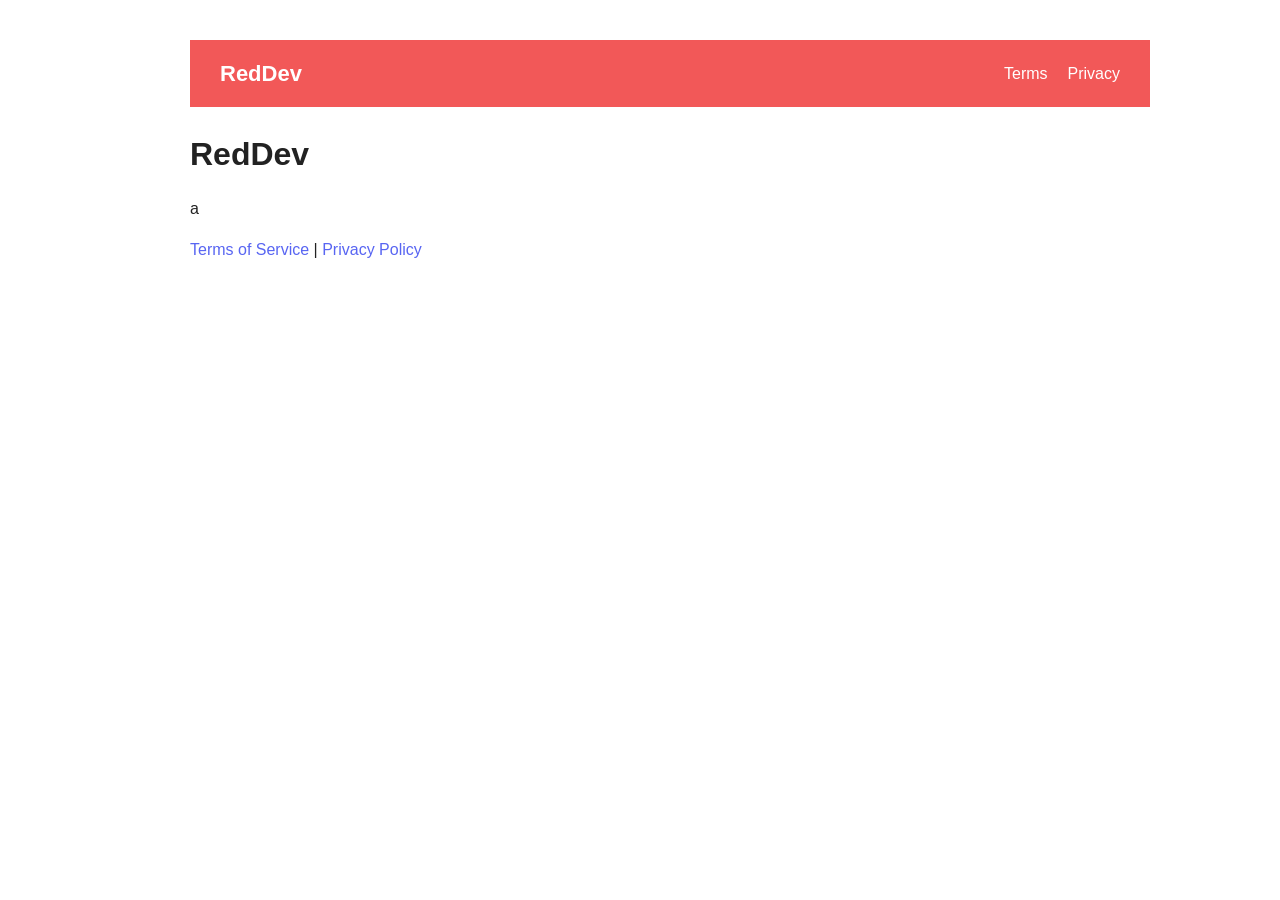
<file: index.html>
<!DOCTYPE html>
<html lang="en">
<head>
    <meta charset="UTF-8">
    <meta name="viewport" content="width=device-width, initial-scale=1.0">
    <title>RedDev</title>

    <link rel="stylesheet" href="style.css">
</head>
<header class="topbar">
    <a href="index.html" class="logo">RedDev</a>

    <nav>
        <a href="tos.html">Terms</a>
        <a href="pp.html">Privacy</a>
    </nav>
</header>
<body>
    <h1>RedDev</h1>

    <p>a</p>

    <p>
        <a href="tos.html">Terms of Service</a>
        |
        <a href="pp.html">Privacy Policy</a>
    </p>
</body>

</html>
</file>
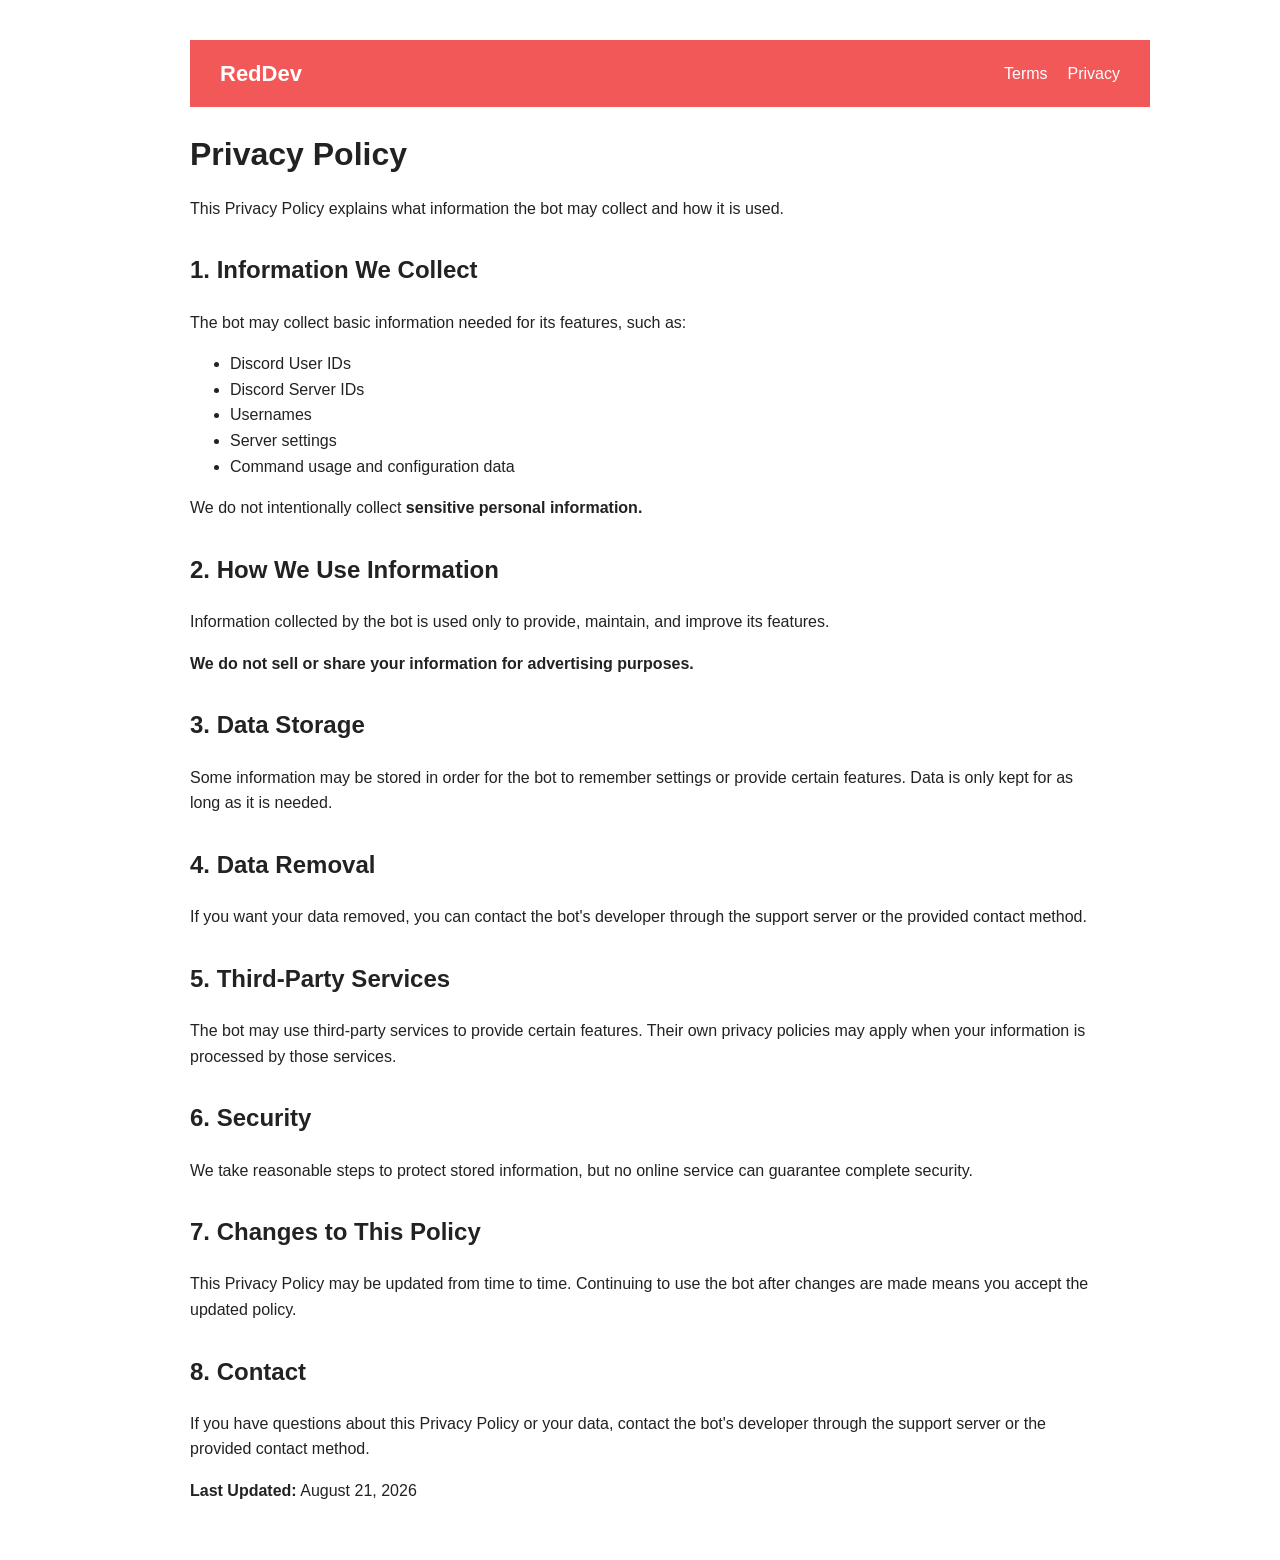
<file: pp.html>
<!DOCTYPE html>
<html lang="en">
<head>
    <meta charset="UTF-8">
    <meta name="viewport" content="width=device-width, initial-scale=1.0">
    <title>Privacy Policy</title>
    <link rel="stylesheet" href="style.css">
</head>
<header class="topbar">
    <a href="index.html" class="logo">RedDev</a>

    <nav>
        <a href="tos.html">Terms</a>
        <a href="pp.html">Privacy</a>
    </nav>
</header>
<body>
    <h1>Privacy Policy</h1>

    <p>This Privacy Policy explains what information the bot may collect and how it is used.</p>

    <h2>1. Information We Collect</h2>

    <p>The bot may collect basic information needed for its features, such as:</p>

    <ul>
        <li>Discord User IDs</li>
        <li>Discord Server IDs</li>
        <li>Usernames</li>
        <li>Server settings</li>
        <li>Command usage and configuration data</li>
    </ul>

    <p>We do not intentionally collect <strong>sensitive personal information.</strong></p>

    <h2>2. How We Use Information</h2>

    <p>Information collected by the bot is used only to provide, maintain, and improve its features.</p>

    <p><strong>We do not sell or share your information for advertising purposes.</strong></p>

    <h2>3. Data Storage</h2>

    <p>Some information may be stored in order for the bot to remember settings or provide certain features. Data is only kept for as long as it is needed.</p>

    <h2>4. Data Removal</h2>

    <p>If you want your data removed, you can contact the bot's developer through the support server or the provided contact method.</p>

    <h2>5. Third-Party Services</h2>

    <p>The bot may use third-party services to provide certain features. Their own privacy policies may apply when your information is processed by those services.</p>

    <h2>6. Security</h2>

    <p>We take reasonable steps to protect stored information, but no online service can guarantee complete security.</p>

    <h2>7. Changes to This Policy</h2>

    <p>This Privacy Policy may be updated from time to time. Continuing to use the bot after changes are made means you accept the updated policy.</p>

    <h2>8. Contact</h2>

    <p>If you have questions about this Privacy Policy or your data, contact the bot's developer through the support server or the provided contact method.</p>

    <p><strong>Last Updated:</strong> August 21, 2026</p>
</body>
</html>
</file>
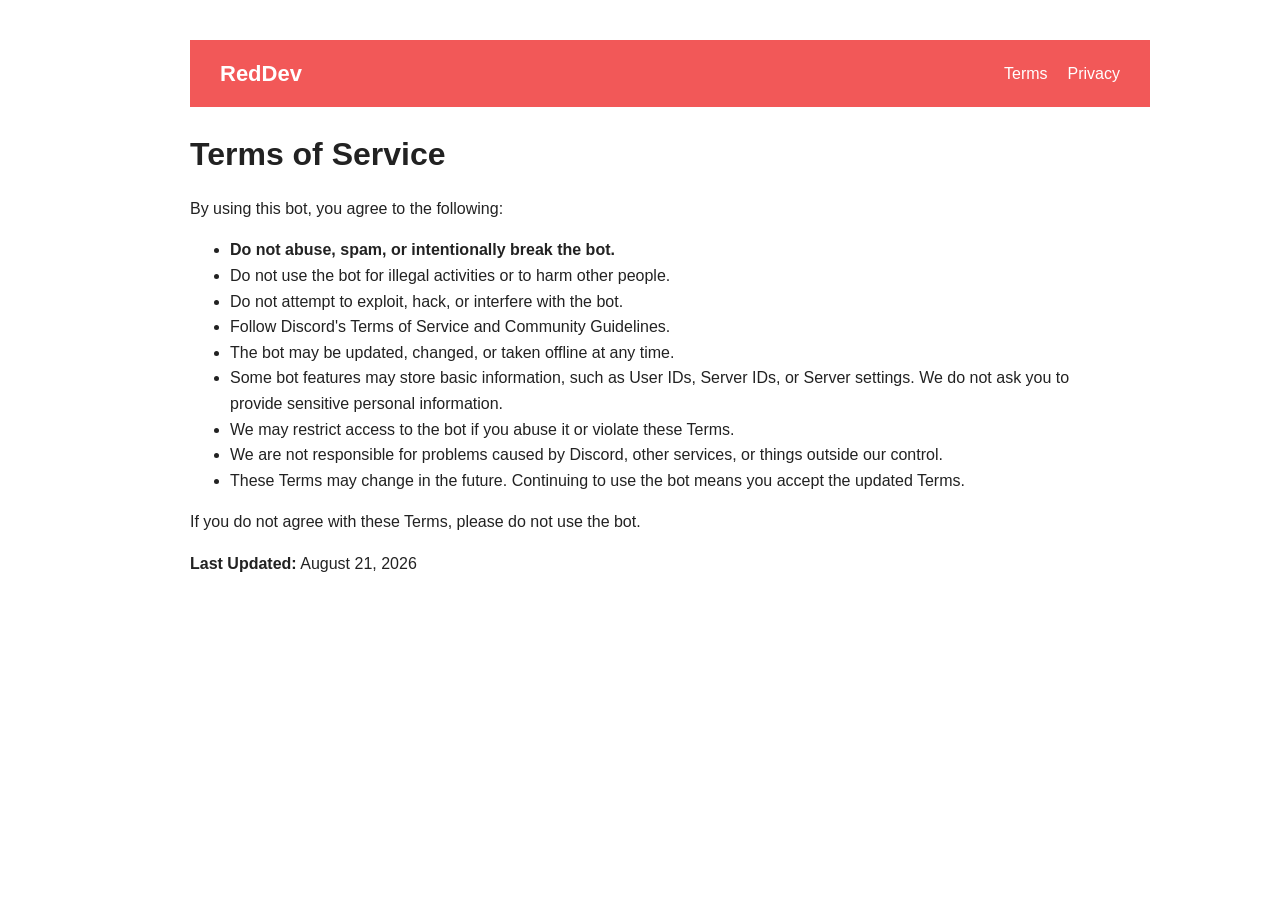
<file: tos.html>
<!DOCTYPE html>
<html lang="en">
<head>
    <meta charset="UTF-8">
    <meta name="viewport" content="width=device-width, initial-scale=1.0">
    <title>Terms of Service</title>
    <link rel="stylesheet" href="style.css">
</head>
<header class="topbar">
    <a href="index.html" class="logo">RedDev</a>

    <nav>
        <a href="tos.html">Terms</a>
        <a href="pp.html">Privacy</a>
    </nav>
</header>
<body>
    <h1>Terms of Service</h1>

    <p>By using this bot, you agree to the following:</p>

    <ul>
        <li><strong>Do not abuse, spam, or intentionally break the bot.</strong></li>
        <li>Do not use the bot for illegal activities or to harm other people.</li>
        <li>Do not attempt to exploit, hack, or interfere with the bot.</li>
        <li>Follow Discord's Terms of Service and Community Guidelines.</li>
        <li>The bot may be updated, changed, or taken offline at any time.</li>
        <li>Some bot features may store basic information, such as User IDs, Server IDs, or Server settings. We do not ask you to provide sensitive personal information.</li>
        <li>We may restrict access to the bot if you abuse it or violate these Terms.</li>
        <li>We are not responsible for problems caused by Discord, other services, or things outside our control.</li>
        <li>These Terms may change in the future. Continuing to use the bot means you accept the updated Terms.</li>
    </ul>

    <p>If you do not agree with these Terms, please do not use the bot.</p>

    <p><strong>Last Updated:</strong> August 21, 2026</p>
</body>
</html>
</file>
<file: style.css>
body {
    font-family: Arial, sans-serif;
    max-width: 900px;
    margin: 0 auto;
    padding: 40px 20px;
    line-height: 1.6;
    background: #ffffff;
    color: #222222;
}

h1 {
    margin-bottom: 10px;
}

h2 {
    margin-top: 30px;
}

a {
    color: #5865f2;
    text-decoration: none;
}

a:hover {
    text-decoration: underline;
}

@media (prefers-color-scheme: dark) {
    body {
        background: #121212;
        color: #eeeeee;
    }

    a {
        color: #7289da;
    }
}

.topbar {
    width: 100%;
    padding: 16px 30px;
    background: #f25858;
    color: white;
    display: flex;
    align-items: center;
    justify-content: space-between;
}

.topbar .logo {
    color: white;
    font-size: 22px;
    font-weight: bold;
    text-decoration: none;
}

.topbar nav {
    display: flex;
    gap: 20px;
}

.topbar nav a {
    color: white;
    text-decoration: none;
}

.topbar nav a:hover {
    text-decoration: underline;
}
</file>
